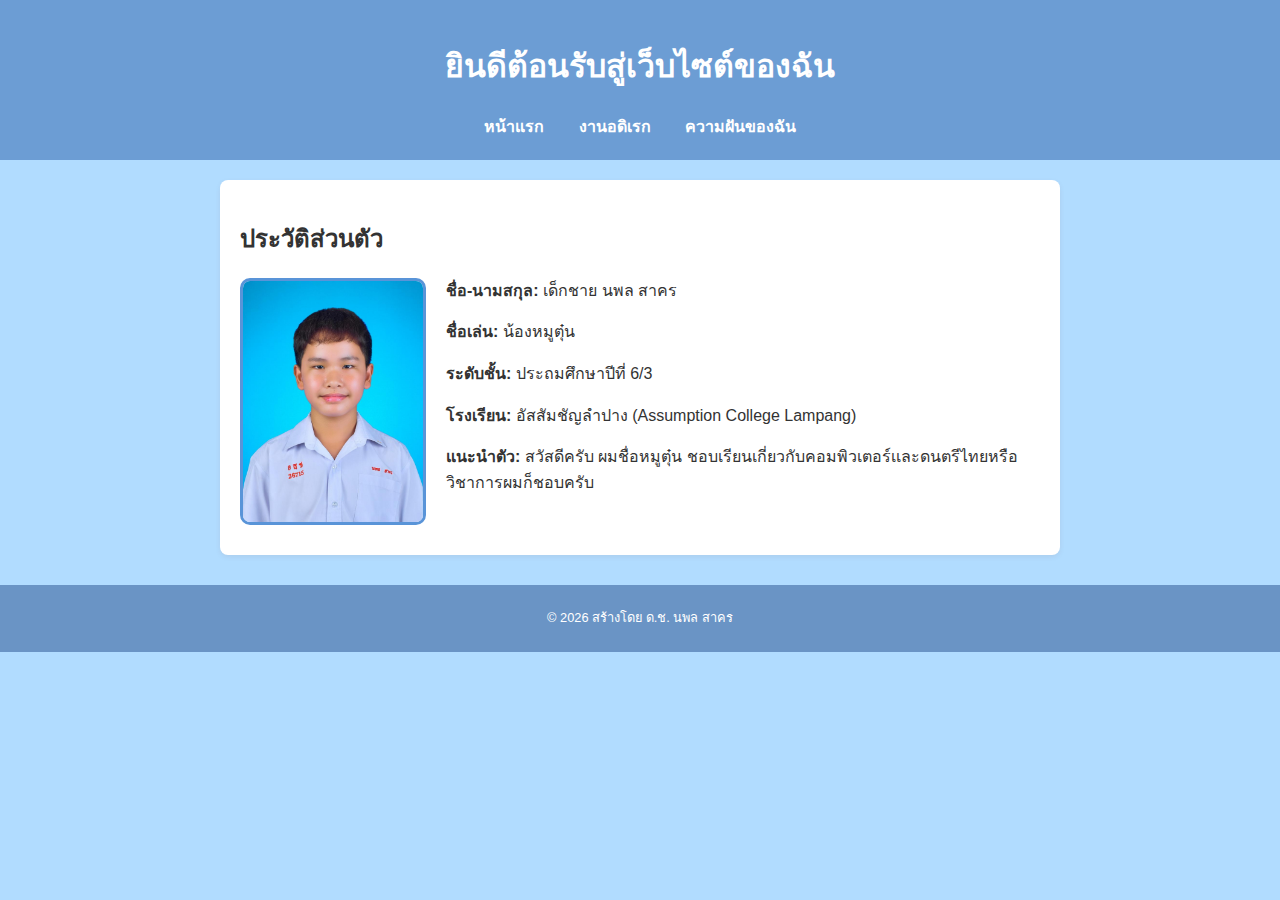
<file: index.html>
<!DOCTYPE html>
<html lang="th">
<head>
    <meta charset="UTF-8">
    <title>ประวัติส่วนตัวของฉัน</title>
    <link rel="stylesheet" href="style.css">
</head>
<body>
    <header>
        <h1>ยินดีต้อนรับสู่เว็บไซต์ของฉัน</h1>
        <nav>
            <a href="index.html">หน้าแรก</a>
            <a href="hobby.html">งานอดิเรก</a>
            <a href="skill.html">ความฝันของฉัน</a>
        </nav>
    </header>

    <section class="content">
        <h2>ประวัติส่วนตัว</h2>
        <img src="acl.JPG" alt="รูปของฉัน" class="profile-img">
        <p><strong>ชื่อ-นามสกุล:</strong> เด็กชาย นพล สาคร</p>
        <p><strong>ชื่อเล่น:</strong> น้องหมูตุ๋น</p>
        <p><strong>ระดับชั้น:</strong> ประถมศึกษาปีที่ 6/3</p>
        <p><strong>โรงเรียน:</strong> อัสสัมชัญลำปาง (Assumption College Lampang)</p>
        <p><strong>แนะนำตัว:</strong> สวัสดีครับ ผมชื่อหมูตุ๋น ชอบเรียนเกี่ยวกับคอมพิวเตอร์เเละดนตรีไทยหรือวิชาการผมก็ชอบครับ</p>
    </section>

    <footer>
        <p>© 2026 สร้างโดย ด.ช. นพล สาคร</p>
    </footer>
</body>
</html>
</file>
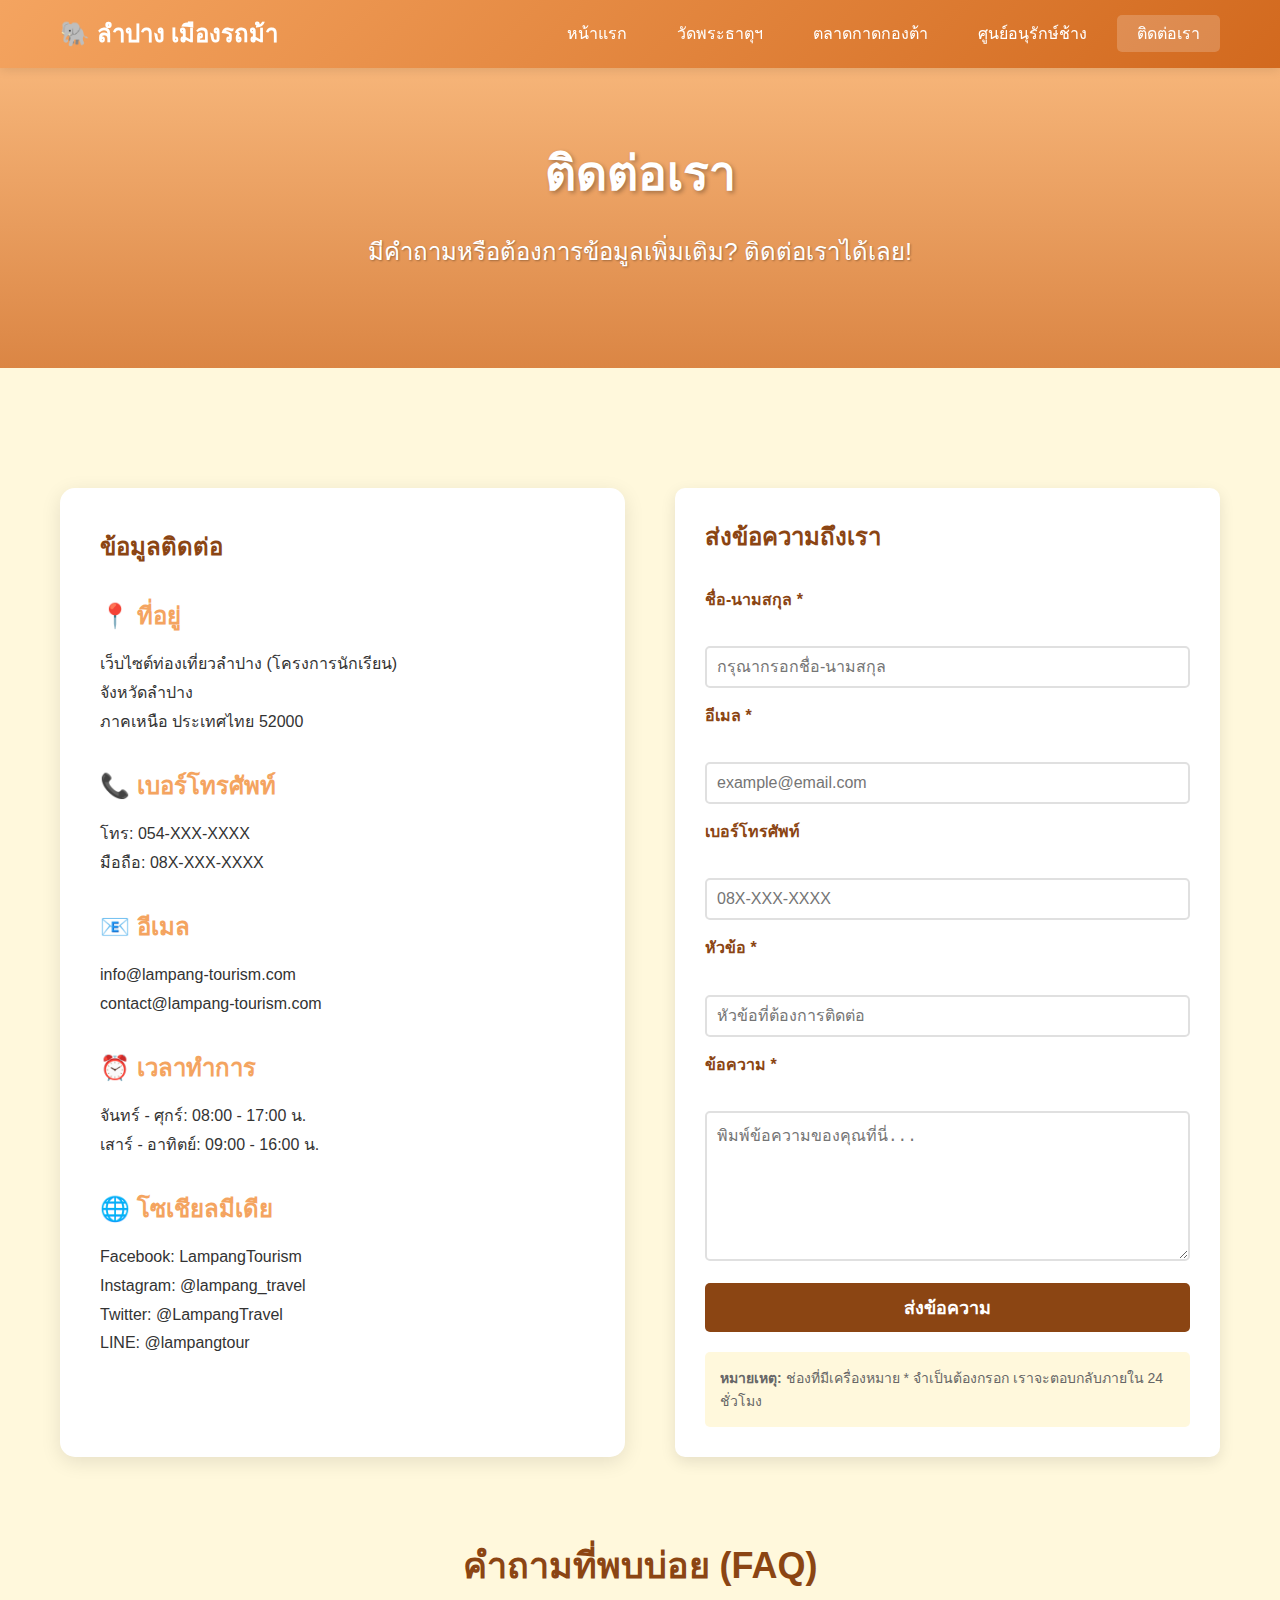
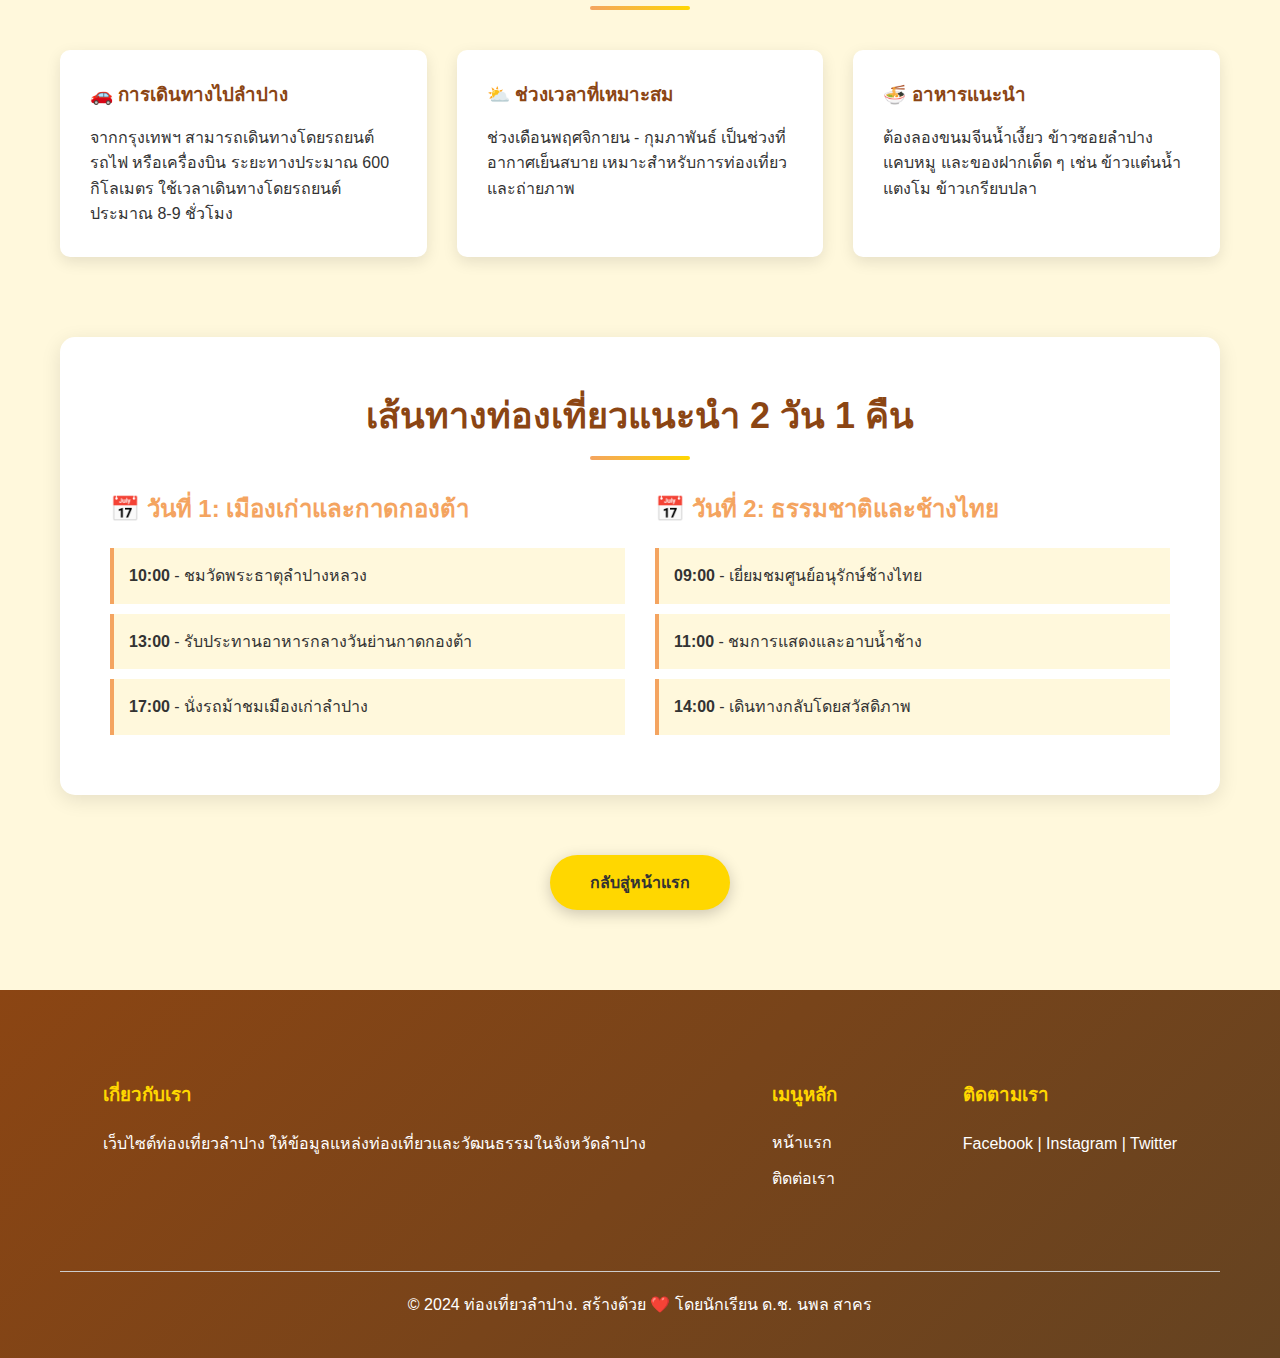
<file: contact.html>
<!DOCTYPE html>
<html lang="th">
<head>
    <meta charset="UTF-8">
    <meta name="viewport" content="width=device-width, initial-scale=1.0">
    <title>ติดต่อเรา - ท่องเที่ยวลำปาง</title>
    <link rel="stylesheet" href="styles.css">
</head>
<body>
    <header>
        <div class="container">
            <div class="logo">
                <h1>🐘 ลำปาง เมืองรถม้า</h1>
            </div>
            <nav>
                <ul>
                    <li><a href="index.html">หน้าแรก</a></li>
                    <li><a href="wat-phra-that.html">วัดพระธาตุฯ</a></li>
                    <li><a href="kad-kong-ta.html">ตลาดกาดกองต้า</a></li>
                    <li><a href="elephant-center.html">ศูนย์อนุรักษ์ช้าง</a></li>
                    <li><a href="contact.html" class="active">ติดต่อเรา</a></li>
                </ul>
            </nav>
        </div>
    </header>

    <section class="hero" style="height: 300px; background-image: linear-gradient(rgba(244, 164, 96, 0.8), rgba(210, 105, 30, 0.8)), url('https://images.unsplash.com/photo-1423666639041-f56000c27a9a?w=1600&h=400&fit=crop');">
        <div class="hero-content">
            <h2>ติดต่อเรา</h2>
            <p>มีคำถามหรือต้องการข้อมูลเพิ่มเติม? ติดต่อเราได้เลย!</p>
        </div>
    </section>

    <section class="contact-section">
        <div class="container">
            <div class="contact-container" style="display: flex; gap: 50px; margin-top: 40px;">
                <div class="contact-info" style="flex: 1;">
                    <h2 style="color: #8B4513; margin-bottom: 30px;">ข้อมูลติดต่อ</h2>
                    
                    <div style="margin-bottom: 30px;">
                        <h3 style="color: #F4A460; margin-bottom: 15px;">📍 ที่อยู่</h3>
                        <p>เว็บไซต์ท่องเที่ยวลำปาง (โครงการนักเรียน)<br>
                        จังหวัดลำปาง<br>
                        ภาคเหนือ ประเทศไทย 52000</p>
                    </div>

                    <div style="margin-bottom: 30px;">
                        <h3 style="color: #F4A460; margin-bottom: 15px;">📞 เบอร์โทรศัพท์</h3>
                        <p>โทร: 054-XXX-XXXX<br>
                        มือถือ: 08X-XXX-XXXX</p>
                    </div>

                    <div style="margin-bottom: 30px;">
                        <h3 style="color: #F4A460; margin-bottom: 15px;">📧 อีเมล</h3>
                        <p>info@lampang-tourism.com<br>
                        contact@lampang-tourism.com</p>
                    </div>

                    <div style="margin-bottom: 30px;">
                        <h3 style="color: #F4A460; margin-bottom: 15px;">⏰ เวลาทำการ</h3>
                        <p>จันทร์ - ศุกร์: 08:00 - 17:00 น.<br>
                        เสาร์ - อาทิตย์: 09:00 - 16:00 น.</p>
                    </div>

                    <div>
                        <h3 style="color: #F4A460; margin-bottom: 15px;">🌐 โซเชียลมีเดีย</h3>
                        <p>Facebook: LampangTourism<br>
                        Instagram: @lampang_travel<br>
                        Twitter: @LampangTravel<br>
                        LINE: @lampangtour</p>
                    </div>
                </div>

                <div class="contact-form" style="flex: 1; background: #fff; padding: 30px; border-radius: 10px; box-shadow: 0 5px 15px rgba(0,0,0,0.1);">
                    <h2 style="color: #8B4513; margin-bottom: 30px;">ส่งข้อความถึงเรา</h2>
                    <form>
                        <div class="form-group" style="margin-bottom: 15px;">
                            <label for="name">ชื่อ-นามสกุล *</label><br>
                            <input type="text" id="name" name="name" required placeholder="กรุณากรอกชื่อ-นามสกุล" style="width: 100%; padding: 10px;">
                        </div>

                        <div class="form-group" style="margin-bottom: 15px;">
                            <label for="email">อีเมล *</label><br>
                            <input type="email" id="email" name="email" required placeholder="example@email.com" style="width: 100%; padding: 10px;">
                        </div>

                        <div class="form-group" style="margin-bottom: 15px;">
                            <label for="phone">เบอร์โทรศัพท์</label><br>
                            <input type="tel" id="phone" name="phone" placeholder="08X-XXX-XXXX" style="width: 100%; padding: 10px;">
                        </div>

                        <div class="form-group" style="margin-bottom: 15px;">
                            <label for="subject">หัวข้อ *</label><br>
                            <input type="text" id="subject" name="subject" required placeholder="หัวข้อที่ต้องการติดต่อ" style="width: 100%; padding: 10px;">
                        </div>

                        <div class="form-group" style="margin-bottom: 15px;">
                            <label for="message">ข้อความ *</label><br>
                            <textarea id="message" name="message" required placeholder="พิมพ์ข้อความของคุณที่นี่..." style="width: 100%; padding: 10px; height: 100px;"></textarea>
                        </div>

                        <button type="submit" class="submit-btn" style="background: #8B4513; color: white; padding: 10px 20px; border: none; border-radius: 5px; cursor: pointer;">ส่งข้อความ</button>
                    </form>

                    <div style="margin-top: 20px; padding: 15px; background-color: #FFF8DC; border-radius: 5px;">
                        <p style="font-size: 14px; color: #666; margin: 0;">
                            <strong>หมายเหตุ:</strong> ช่องที่มีเครื่องหมาย * จำเป็นต้องกรอก เราจะตอบกลับภายใน 24 ชั่วโมง
                        </p>
                    </div>
                </div>
            </div>

            <div style="margin-top: 80px;">
                <h2 class="section-title" style="text-align: center; margin-bottom: 40px;">คำถามที่พบบ่อย (FAQ)</h2>
                <div style="display: grid; grid-template-columns: repeat(auto-fit, minmax(300px, 1fr)); gap: 30px;">
                    <div style="background-color: white; padding: 30px; border-radius: 10px; box-shadow: 0 5px 15px rgba(0,0,0,0.1);">
                        <h3 style="color: #8B4513; margin-bottom: 15px;">🚗 การเดินทางไปลำปาง</h3>
                        <p>จากกรุงเทพฯ สามารถเดินทางโดยรถยนต์ รถไฟ หรือเครื่องบิน ระยะทางประมาณ 600 กิโลเมตร ใช้เวลาเดินทางโดยรถยนต์ประมาณ 8-9 ชั่วโมง</p>
                    </div>
                    <div style="background-color: white; padding: 30px; border-radius: 10px; box-shadow: 0 5px 15px rgba(0,0,0,0.1);">
                        <h3 style="color: #8B4513; margin-bottom: 15px;">⛅ ช่วงเวลาที่เหมาะสม</h3>
                        <p>ช่วงเดือนพฤศจิกายน - กุมภาพันธ์ เป็นช่วงที่อากาศเย็นสบาย เหมาะสำหรับการท่องเที่ยวและถ่ายภาพ</p>
                    </div>
                    <div style="background-color: white; padding: 30px; border-radius: 10px; box-shadow: 0 5px 15px rgba(0,0,0,0.1);">
                        <h3 style="color: #8B4513; margin-bottom: 15px;">🍜 อาหารแนะนำ</h3>
                        <p>ต้องลองขนมจีนน้ำเงี้ยว ข้าวซอยลำปาง แคบหมู และของฝากเด็ด ๆ เช่น ข้าวแต๋นน้ำแตงโม ข้าวเกรียบปลา</p>
                    </div>
                </div>
            </div>

            <div style="margin-top: 80px; background-color: white; padding: 50px; border-radius: 15px; box-shadow: 0 5px 20px rgba(0,0,0,0.1);">
                <h2 class="section-title" style="text-align: center; margin-bottom: 30px;">เส้นทางท่องเที่ยวแนะนำ 2 วัน 1 คืน</h2>
                
                <div style="display: flex; gap: 30px; flex-wrap: wrap;">
                    <div style="flex: 1; min-width: 300px;">
                        <h3 style="color: #F4A460; margin-bottom: 20px; font-size: 24px;">📅 วันที่ 1: เมืองเก่าและกาดกองต้า</h3>
                        <ul style="list-style: none; padding-left: 0;">
                            <li style="padding: 15px; border-left: 4px solid #F4A460; margin-bottom: 10px; background-color: #FFF8DC;"><strong>10:00</strong> - ชมวัดพระธาตุลำปางหลวง</li>
                            <li style="padding: 15px; border-left: 4px solid #F4A460; margin-bottom: 10px; background-color: #FFF8DC;"><strong>13:00</strong> - รับประทานอาหารกลางวันย่านกาดกองต้า</li>
                            <li style="padding: 15px; border-left: 4px solid #F4A460; margin-bottom: 10px; background-color: #FFF8DC;"><strong>17:00</strong> - นั่งรถม้าชมเมืองเก่าลำปาง</li>
                        </ul>
                    </div>
                    <div style="flex: 1; min-width: 300px;">
                        <h3 style="color: #F4A460; margin-bottom: 20px; font-size: 24px;">📅 วันที่ 2: ธรรมชาติและช้างไทย</h3>
                        <ul style="list-style: none; padding-left: 0;">
                            <li style="padding: 15px; border-left: 4px solid #F4A460; margin-bottom: 10px; background-color: #FFF8DC;"><strong>09:00</strong> - เยี่ยมชมศูนย์อนุรักษ์ช้างไทย</li>
                            <li style="padding: 15px; border-left: 4px solid #F4A460; margin-bottom: 10px; background-color: #FFF8DC;"><strong>11:00</strong> - ชมการแสดงและอาบน้ำช้าง</li>
                            <li style="padding: 15px; border-left: 4px solid #F4A460; margin-bottom: 10px; background-color: #FFF8DC;"><strong>14:00</strong> - เดินทางกลับโดยสวัสดิภาพ</li>
                        </ul>
                    </div>
                </div>
            </div>

            <div style="margin-top: 60px; text-align: center;">
                <a href="index.html" class="btn">กลับสู่หน้าแรก</a>
            </div>
        </div>
    </section>

    <footer>
        <div class="container">
            <div class="footer-content" style="display: flex; justify-content: space-around; padding: 40px 0;">
                <div class="footer-section">
                    <h3>เกี่ยวกับเรา</h3>
                    <p>เว็บไซต์ท่องเที่ยวลำปาง ให้ข้อมูลแหล่งท่องเที่ยวและวัฒนธรรมในจังหวัดลำปาง</p>
                </div>
                <div class="footer-section">
                    <h3>เมนูหลัก</h3>
                    <ul>
                        <li><a href="index.html">หน้าแรก</a></li>
                        <li><a href="contact.html">ติดต่อเรา</a></li>
                    </ul>
                </div>
                <div class="footer-section">
                    <h3>ติดตามเรา</h3>
                    <p>Facebook | Instagram | Twitter</p>
                </div>
            </div>
            <div class="footer-bottom" style="text-align: center; border-top: 1px solid #ccc; padding: 20px;">
                <p>&copy; 2024 ท่องเที่ยวลำปาง. สร้างด้วย ❤️ โดยนักเรียน ด.ช. นพล สาคร</p>
            </div>
        </div>
    </footer>
</body>
</html>
</file>
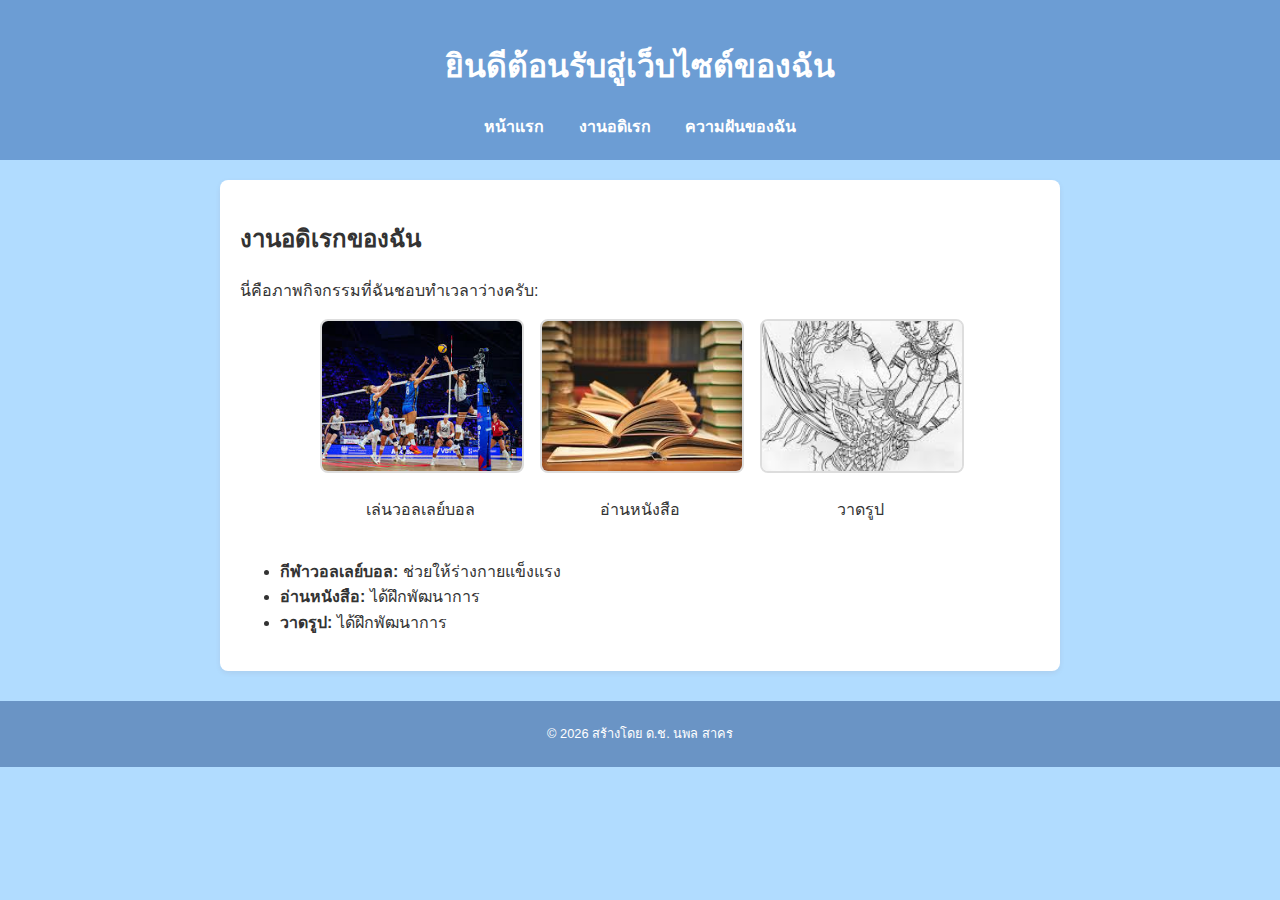
<file: hobby.html>
<!DOCTYPE html>
<html lang="th">
<head>
    <meta charset="UTF-8">
    <title>ประวัติส่วนตัว</title>
    <link rel="stylesheet" href="style.css">
</head>
<body>
    <header>
        <h1>ยินดีต้อนรับสู่เว็บไซต์ของฉัน</h1>
        <nav>
            <a href="index.html">หน้าแรก</a>
            <a href="hobby.html">งานอดิเรก</a>
            <a href="skill.html">ความฝันของฉัน</a>
        </nav>
    </header>

    <section class="content">
        <h2>งานอดิเรกของฉัน</h2>
        <p>นี่คือภาพกิจกรรมที่ฉันชอบทำเวลาว่างครับ:</p>

        <div class="hobby-gallery">
            <div class="hobby-item">
                <img src="images (1).jpg" alt="กีฬาวอลเลย์บอล">
                <p>เล่นวอลเลย์บอล</p>
            </div>
            <div class="hobby-item">
                <img src="images.jpg" alt="อ่านหนังสือ">
                <p>อ่านหนังสือ</p>
            </div>
            <div class="hobby-item">
                <img src="download.jpg" alt="วาดรูป">
                <p>วาดรูป</p>
            </div>
        </div>

        <ul>
            <li><strong>กีฬาวอลเลย์บอล:</strong> ช่วยให้ร่างกายแข็งแรง</li>
            <li><strong>อ่านหนังสือ:</strong> ได้ฝึกพัฒนาการ</li>
            <li><strong>วาดรูป:</strong> ได้ฝึกพัฒนาการ</li>
        </ul>
    </section>

    <footer>
        <p>© 2026 สร้างโดย ด.ช. นพล สาคร</p>
    </footer>
</body>
</html>
</file>
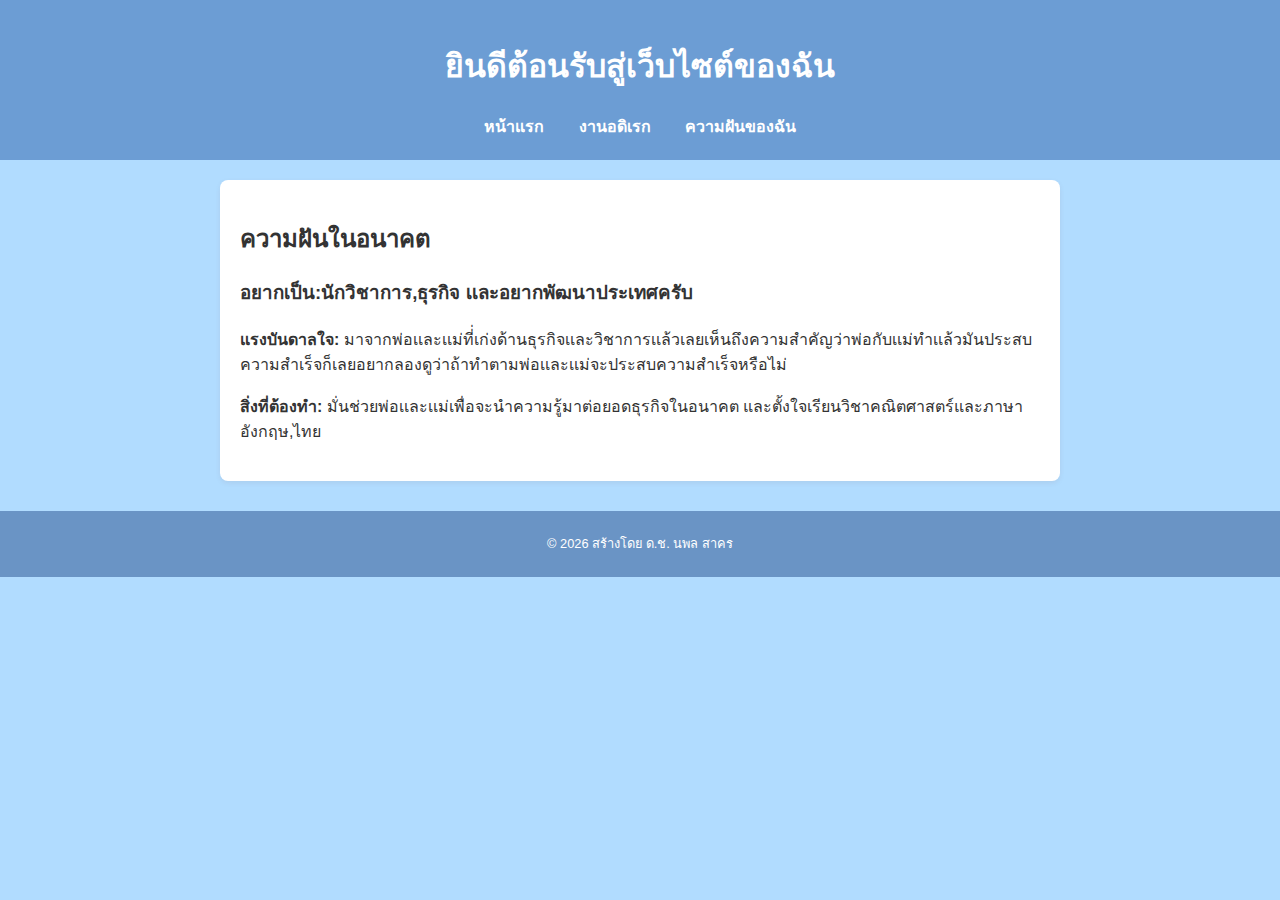
<file: skill.html>
<!DOCTYPE html>
<html lang="th">
<head>
    <meta charset="UTF-8">
    <title>ประวัติส่วนตัวของฉัน</title>
    <link rel="stylesheet" href="style.css">
</head>
<body>
    <header>
        <h1>ยินดีต้อนรับสู่เว็บไซต์ของฉัน</h1>
        <nav>
            <a href="index.html">หน้าแรก</a>
            <a href="hobby.html">งานอดิเรก</a>
            <a href="skill.html">ความฝันของฉัน</a>
        </nav>
    </header>

    <section class="content">
        <h2>ความฝันในอนาคต</h2>
        <div class="dream-box">
            <h3>อยากเป็น:นักวิชาการ,ธุรกิจ เเละอยากพัฒนาประเทศครับ</h3>
            <p><strong>แรงบันดาลใจ:</strong> มาจากพ่อเเละเเม่ที่่เก่งด้านธุรกิจเเละวิชาการเเล้วเลยเห็นถึงความสำคัญว่าพ่อกับเเม่ทำเเล้วมันประสบความสำเร็จก็เลยอยากลองดูว่าถ้าทำตามพ่อเเละเเม่จะประสบความสำเร็จหรือไม่</p>
            <p><strong>สิ่งที่ต้องทำ:</strong> มั่นช่วยพ่อเเละเเม่เพื่อจะนำความรู้มาต่อยอดธุรกิจในอนาคต และตั้งใจเรียนวิชาคณิตศาสตร์และภาษาอังกฤษ,ไทย</p>
        </div>
    </section>

    <footer>
        <p>© 2026 สร้างโดย ด.ช. นพล สาคร </p>
    </footer>
</body>
</html>
</file>
<file: style.css>
/* กำหนดฟอนต์และพื้นหลัง */
body {
    font-family: 'Segoe UI', Tahoma, Geneva, Verdana, sans-serif;
    line-height: 1.6;
    margin: 0;
    padding: 0;
    background-color: #b1dcff; /* สีพื้นหลังเทาอ่อน สบายตา */
    color: #333;
}

/* ส่วนหัวและเมนู */
header {
    background-color: #6c9dd4; /* สีฟ้าสะอาดตา */
    color: white; /* เติม ; ที่หายไป */
    padding: 20px;
    text-align: center;
}

nav {
    margin-top: 10px;
}

nav a {
    color: white; /* สีข้อความขาว สะอาดตา */
    text-decoration: none;
    margin: 0 15px;
    font-weight: bold;
}

nav a:hover {
    text-decoration: underline;
}

/* ส่วนเนื้อหา */
.content {
    max-width: 800px;
    margin: 20px auto;
    padding: 20px;
    background: white; /* เติม ; ที่หายไป */
    border-radius: 8px;
    box-shadow: 0 2px 5px rgba(124, 84, 84, 0.1);
}

.profile-img {
    width: 180px; /* ปรับขนาดความกว้างรูป */
    height: auto; /* ให้ความสูงปรับตามอัตโนมัติ */
    float: left; /* สั่งให้รูปลอยไปทางซ้าย */
    margin-right: 20px; /* เพิ่มช่องว่างด้านขวารูป ไม่ให้ข้อความติดรูปเกินไป */
    margin-bottom: 10px; /* เพิ่มช่องว่างด้านล่างรูป */
    border-radius: 10px; /* ทำขอบมน */
    border: 3px solid #5994d8;
}

/* เพิ่มเติม: ป้องกันไม่ให้เนื้อหาส่วนล่างไหลขึ้นมาปน */
.content::after {
    content: "";
    display: table;
    clear: both;
}

/* จัดการกล่องรวมรูปภาพ */
.hobby-gallery {
    display: flex; /* สั่งให้เรียงต่อกันในแนวนอน */
    flex-wrap: wrap; /* ถ้ารูปเยอะเกินหน้าจอ ให้ขึ้นบรรทัดใหม่เอง */
    gap: 20px; /* ระยะห่างระหว่างรูป */
    justify-content: center; /* จัดรูปให้อยู่ตรงกลางหน้าจอ */
    margin-bottom: 20px;
}

/* จัดการแต่ละรูปและคำบรรยาย */
.hobby-item {
    width: 200px; /* กำหนดความกว้างของแต่ละรูป */
    text-align: center; /* จัดข้อความใต้รูปให้อยู่ตรงกลาง */
}

.hobby-item img {
    width: 100%; /* ให้รูปกว้างเต็มขนาด 200px ของกล่องแม่ */
    height: 150px; /* กำหนดความสูงให้เท่ากันทุกรูป */
    object-fit: cover; /* ตัดขอบรูปส่วนเกินออกเพื่อให้รูปไม่เบี้ยว */
    border-radius: 8px; /* ทำขอบมน */
    border: 2px solid #ddd;
}

/* ส่วนท้าย */
footer {
    text-align: center;
    padding: 10px;
    font-size: 0.8em;
    color: #ffffff; /* เปลี่ยนสีตัวอักษรให้ขาวขึ้นเพื่อให้มองเห็นชัดบนพื้นหลังเข้ม */
    background-color: #6a94c5; /* เปลี่ยนเป็นสีฟ้าโทนเดียวกับ Header จะดูสวยกว่าครับ */
    margin-top: 30px;
}
</file>
<file: styles.css>
/* ========== ตั้งค่าพื้นฐาน ========== */
* {
    margin: 0;
    padding: 0;
    box-sizing: border-box;
}

body {
    font-family: 'Segoe UI', Tahoma, Geneva, Verdana, sans-serif;
    line-height: 1.6;
    color: #333;
    background-color: #FFF8DC;
}

.container {
    max-width: 1200px;
    margin: 0 auto;
    padding: 0 20px;
}

/* ========== Header และ Navigation ========== */
header {
    background: linear-gradient(135deg, #F4A460 0%, #D2691E 100%);
    box-shadow: 0 2px 10px rgba(0,0,0,0.1);
    position: sticky;
    top: 0;
    z-index: 1000;
}

header .container {
    display: flex;
    justify-content: space-between;
    align-items: center;
    padding: 15px 20px;
}

.logo h1 {
    color: white; /* แก้ไข: เติม ; */
    font-size: 24px;
    font-weight: bold;
}

nav ul {
    display: flex;
    list-style: none;
    gap: 10px;
}

nav ul li a {
    color: white; /* แก้ไข: เติม ; */
    text-decoration: none;
    padding: 10px 20px;
    border-radius: 5px;
    transition: all 0.3s ease;
    font-weight: 500;
}

nav ul li a:hover,
nav ul li a.active {
    background-color: rgba(255, 255, 255, 0.2);
    transform: translateY(-2px);
}

/* ========== Hero Section ========== */
.hero {
    background: linear-gradient(rgba(244, 164, 96, 0.8), rgba(210, 105, 30, 0.8)),
    url('images/lampang2.jpg') center/cover;
    height: 500px;
    display: flex;
    align-items: center;
    justify-content: center;
    text-align: center;
    color: white; /* แก้ไข: เติม ; */
}

.hero-content h2 {
    font-size: 48px;
    margin-bottom: 20px;
    text-shadow: 2px 2px 4px rgba(0,0,0,0.3);
}

.hero-content p {
    font-size: 24px;
    margin-bottom: 30px;
    text-shadow: 1px 1px 2px rgba(0,0,0,0.3);
}

.btn {
    display: inline-block;
    padding: 15px 40px;
    background-color: #FFD700;
    color: #333;
    text-decoration: none;
    border-radius: 50px;
    font-weight: bold;
    transition: all 0.3s ease;
    box-shadow: 0 4px 15px rgba(0,0,0,0.2);
}

.btn:hover {
    background-color: #FFA500;
    transform: translateY(-3px);
    box-shadow: 0 6px 20px rgba(0,0,0,0.3);
}

/* ========== Section Title ========== */
.section-title {
    text-align: center;
    font-size: 36px;
    color: #8B4513;
    margin-bottom: 50px;
    position: relative;
    padding-bottom: 15px;
}

.section-title::after {
    content: '';
    position: absolute;
    bottom: 0;
    left: 50%;
    transform: translateX(-50%);
    width: 100px;
    height: 4px;
    background: linear-gradient(90deg, #F4A460, #FFD700);
    border-radius: 2px;
}

/* ========== About Section ========== */
.about {
    padding: 80px 0;
    background-color: white; /* แก้ไข: เติม ; */
}

.content-wrapper {
    display: flex;
    align-items: center;
    gap: 50px;
}

.content-text {
    flex: 1;
}

.content-text p {
    font-size: 18px;
    margin-bottom: 20px;
    text-align: justify;
    line-height: 1.8;
}

.content-image {
    flex: 1;
}

.content-image img {
    width: 100%;
    border-radius: 15px;
    box-shadow: 0 10px 30px rgba(0,0,0,0.2);
    transition: transform 0.3s ease;
}

.content-image img:hover {
    transform: scale(1.05);
}

/* ========== Attractions Section ========== */
.attractions {
    padding: 80px 0;
}

.attraction-item {
    display: flex;
    align-items: center;
    gap: 50px;
    margin-bottom: 60px;
    background-color: white; /* แก้ไข: เติม ; */
    padding: 40px;
    border-radius: 15px;
    box-shadow: 0 5px 20px rgba(0,0,0,0.1);
    transition: transform 0.3s ease;
}

.attraction-item:hover {
    transform: translateY(-5px);
    box-shadow: 0 10px 30px rgba(0,0,0,0.15);
}

.attraction-item.reverse {
    flex-direction: row-reverse;
}

.attraction-image {
    flex: 1;
}

.attraction-image img {
    width: 100%;
    border-radius: 10px;
    box-shadow: 0 5px 15px rgba(0,0,0,0.1);
}

.attraction-content {
    flex: 1;
}

.attraction-content h3 {
    font-size: 28px;
    color: #8B4513;
    margin-bottom: 20px;
}

.attraction-content p {
    font-size: 16px;
    line-height: 1.8;
    margin-bottom: 20px;
    text-align: justify;
}

.btn-link {
    display: inline-block;
    color: #F4A460;
    text-decoration: none;
    font-weight: bold;
    font-size: 18px;
    transition: all 0.3s ease;
}

.btn-link:hover {
    color: #D2691E;
    transform: translateX(5px);
}

/* ========== Detail Page Styles ========== */
.detail-hero {
    background: linear-gradient(rgba(244, 164, 96, 0.8), rgba(210, 105, 30, 0.8)),
    url('https://images.unsplash.com/photo-1551882547-ff40c63fe5fa?w=1600&h=400&fit=crop') center/cover;
    height: 300px;
    display: flex;
    align-items: center;
    justify-content: center;
    text-align: center;
    color: white; /* แก้ไข: เติม ; */
}

.detail-hero h2 {
    font-size: 42px;
    text-shadow: 2px 2px 4px rgba(0,0,0,0.3);
}

.detail-content {
    padding: 80px 0;
    background-color: white; /* แก้ไข: เติม ; */
}

.info-box {
    background-color: #FFF8DC;
    padding: 30px;
    border-radius: 10px;
    border-left: 5px solid #F4A460;
    margin: 30px 0;
}

.info-box h3 {
    color: #8B4513;
    margin-bottom: 15px;
    font-size: 24px;
}

.info-box ul {
    list-style: none;
    padding-left: 0;
}

.info-box ul li {
    padding: 10px 0;
    border-bottom: 1px solid #e0e0e0;
    font-size: 16px;
}

.info-box ul li:last-child {
    border-bottom: none;
}

.info-box ul li::before {
    content: "✓ ";
    color: #F4A460;
    font-weight: bold;
    margin-right: 10px;
}

.gallery {
    display: grid;
    grid-template-columns: repeat(auto-fit, minmax(300px, 1fr));
    gap: 20px;
    margin-top: 40px;
}

.gallery img {
    width: 100%;
    height: 250px;
    object-fit: cover;
    border-radius: 10px;
    box-shadow: 0 5px 15px rgba(0,0,0,0.1);
    transition: transform 0.3s ease;
}

.gallery img:hover {
    transform: scale(1.05);
}

/* ========== Contact Section ========== */
.contact-section {
    padding: 80px 0;
}

.contact-container {
    display: flex;
    gap: 50px;
}

.contact-info {
    flex: 1;
    background-color: white; /* แก้ไข: เติม ; */
    padding: 40px;
    border-radius: 15px;
    box-shadow: 0 5px 20px rgba(0,0,0,0.1);
}

.contact-info h3 {
    color: #8B4513;
    margin-bottom: 20px;
    font-size: 24px;
}

.contact-info p {
    margin-bottom: 15px;
    font-size: 16px;
    line-height: 1.8;
}

.contact-form {
    flex: 1;
    background-color: white; /* แก้ไข: เติม ; */
    padding: 40px;
    border-radius: 15px;
    box-shadow: 0 5px 20px rgba(0,0,0,0.1);
}

.form-group {
    margin-bottom: 25px;
}

.form-group label {
    display: block;
    margin-bottom: 8px;
    color: #8B4513;
    font-weight: bold;
}

.form-group input,
.form-group textarea {
    width: 100%;
    padding: 12px;
    border: 2px solid #e0e0e0;
    border-radius: 5px;
    font-size: 16px;
    transition: border-color 0.3s ease;
}

.form-group input:focus,
.form-group textarea:focus {
    outline: none;
    border-color: #F4A460;
}

.form-group textarea {
    resize: vertical;
    min-height: 150px;
}

.submit-btn {
    width: 100%;
    padding: 15px;
    background: linear-gradient(135deg, #F4A460 0%, #D2691E 100%);
    color: white; /* แก้ไข: เติม ; */
    border: none;
    border-radius: 5px;
    font-size: 18px;
    font-weight: bold;
    cursor: pointer;
    transition: all 0.3s ease;
}

.submit-btn:hover {
    transform: translateY(-2px);
    box-shadow: 0 5px 15px rgba(0,0,0,0.2);
}

/* ========== Footer ========== */
footer {
    background: linear-gradient(135deg, #8B4513 0%, #654321 100%);
    color: white; /* แก้ไข: เติม ; */
    padding: 50px 0 20px;
}

.footer-content {
    display: grid;
    grid-template-columns: repeat(auto-fit, minmax(250px, 1fr));
    gap: 40px;
    margin-bottom: 30px;
}

.footer-section h3 {
    margin-bottom: 20px;
    color: #FFD700;
}

.footer-section p {
    line-height: 1.8;
}

.footer-section ul {
    list-style: none;
}

.footer-section ul li {
    margin-bottom: 10px;
}

.footer-section ul li a {
    color: white; /* แก้ไข: เติม ; */
    text-decoration: none;
    transition: color 0.3s ease;
}

.footer-section ul li a:hover {
    color: #FFD700;
}

.footer-bottom {
    text-align: center;
    padding-top: 20px;
    border-top: 1px solid rgba(255,255,255,0.1);
}

/* ========== Responsive Design ========== */
@media (max-width: 768px) {
    header .container {
        flex-direction: column;
        gap: 15px;
    }

    nav ul {
        flex-wrap: wrap;
        justify-content: center;
    }

    .hero-content h2 {
        font-size: 32px;
    }

    .hero-content p {
        font-size: 18px;
    }

    .content-wrapper,
    .attraction-item,
    .attraction-item.reverse,
    .contact-container {
        flex-direction: column;
    }

    .section-title {
        font-size: 28px;
    }

    .gallery {
        grid-template-columns: 1fr;
    }
}
</file>
